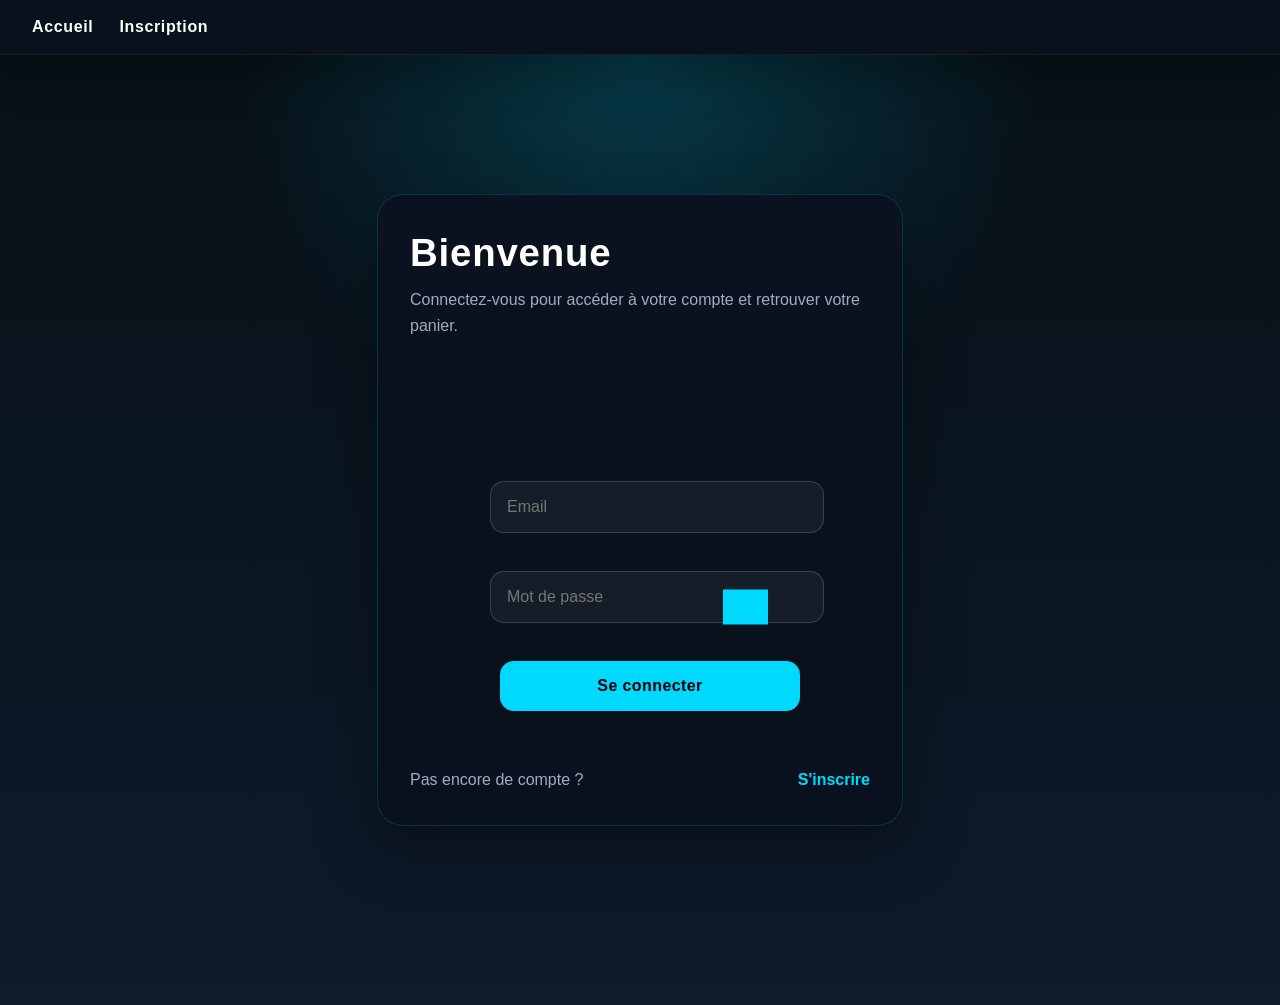
<file: content/connexion.html>
<!DOCTYPE html>
<html lang="fr">
<head>
    <meta charset="UTF-8">
    <title>Connexion</title>
    <link rel="stylesheet" href="../style/main.css">
</head>
<body>

<nav>
    <ul>
        <li><a href="../index.html">Accueil</a></li>
        <li><a href="inscription.html">Inscription</a></li>
    </ul>
</nav>

<section class="auth-page">
    <div class="auth-card fade-in">
        <h1>Bienvenue</h1>
        <p>Connectez-vous pour accéder à votre compte et retrouver votre panier.</p>

        <div id="auth-message" class="auth-message"></div>

        <form onsubmit="connexion(event)" class="form">
            <div class="auth-input-group">
                <input type="email" id="email" placeholder="Email" required>
            </div>
            <div class="auth-input-group">
                <input type="password" id="password" placeholder="Mot de passe" required>
                <button type="button" class="toggle-password" onclick="togglePassword('password')">Voir</button>
            </div>
            <button type="submit" class="btn">Se connecter</button>
        </form>

        <div class="auth-footer">
            <span>Pas encore de compte ?</span>
            <a href="inscription.html">S'inscrire</a>
        </div>
    </div>
</section>

<script src="../javascript/user.js"></script>

</body>
</html>
</file>
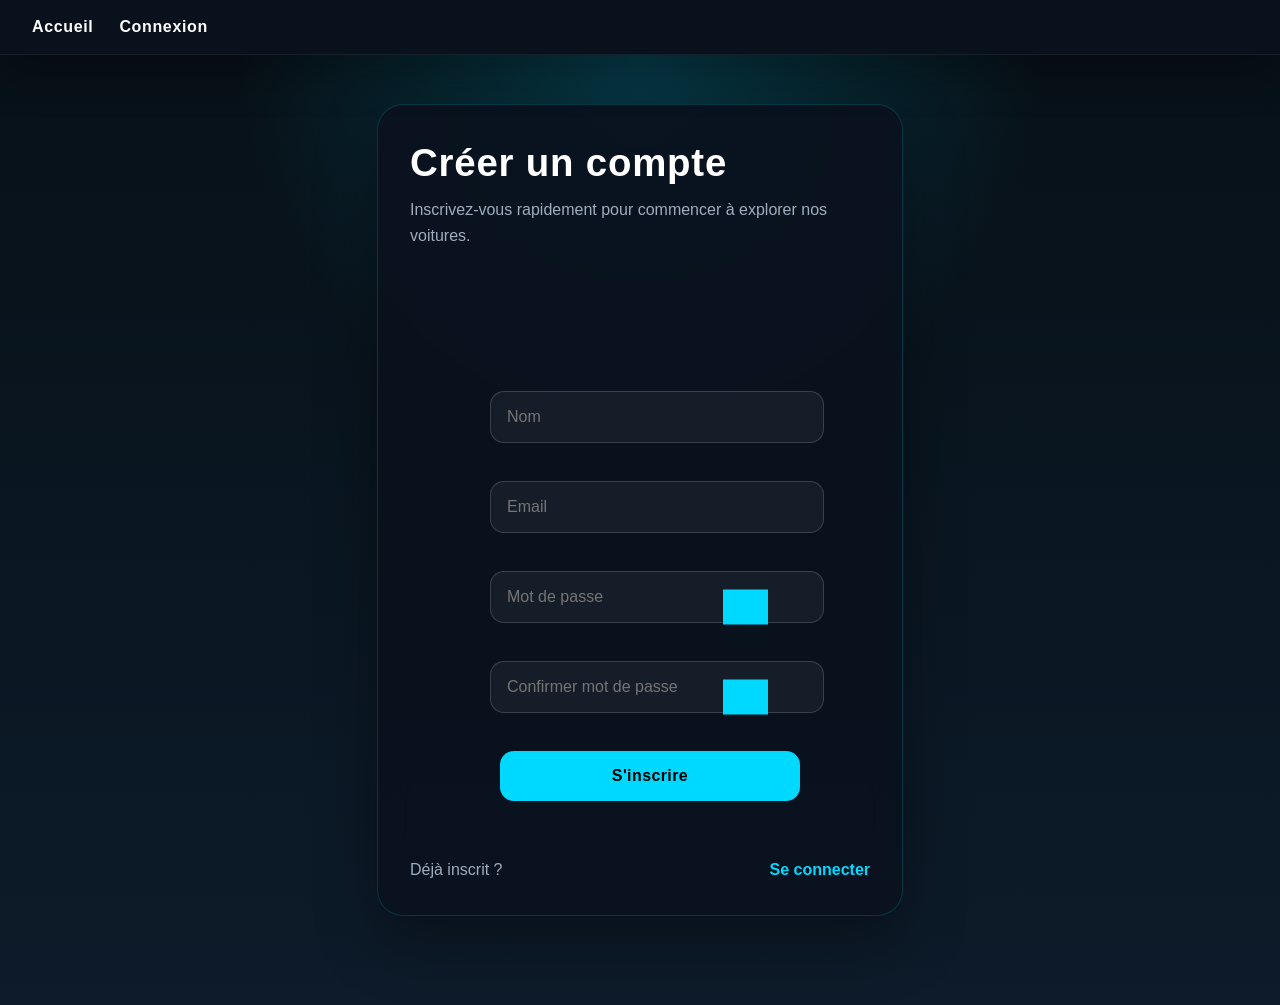
<file: content/inscription.html>
<!DOCTYPE html>
<html lang="fr">
<head>
    <meta charset="UTF-8">
    <title>Inscription</title>
    <link rel="stylesheet" href="../style/main.css">
</head>
<body>

<nav>
    <ul>
        <li><a href="../index.html">Accueil</a></li>
        <li><a href="connexion.html">Connexion</a></li>
    </ul>
</nav>

<section class="auth-page">
    <div class="auth-card fade-in">
        <h1>Créer un compte</h1>
        <p>Inscrivez-vous rapidement pour commencer à explorer nos voitures.</p>

        <div id="auth-message" class="auth-message"></div>

        <form onsubmit="validerInscription(event)" class="form">
            <div class="auth-input-group">
                <input type="text" id="nom" placeholder="Nom" required>
            </div>
            <div class="auth-input-group">
                <input type="email" id="email" placeholder="Email" required>
            </div>
            <div class="auth-input-group">
                <input type="password" id="password" placeholder="Mot de passe" required>
                <button type="button" class="toggle-password" onclick="togglePassword('password')">Voir</button>
            </div>
            <div class="auth-input-group">
                <input type="password" id="confirm" placeholder="Confirmer mot de passe" required>
                <button type="button" class="toggle-password" onclick="togglePassword('confirm')">Voir</button>
            </div>
            <button type="submit" class="btn">S'inscrire</button>
        </form>

        <div class="auth-footer">
            <span>Déjà inscrit ?</span>
            <a href="connexion.html">Se connecter</a>
        </div>
    </div>
</section>

<script src="../javascript/user.js"></script>

</body>
</html>
</file>
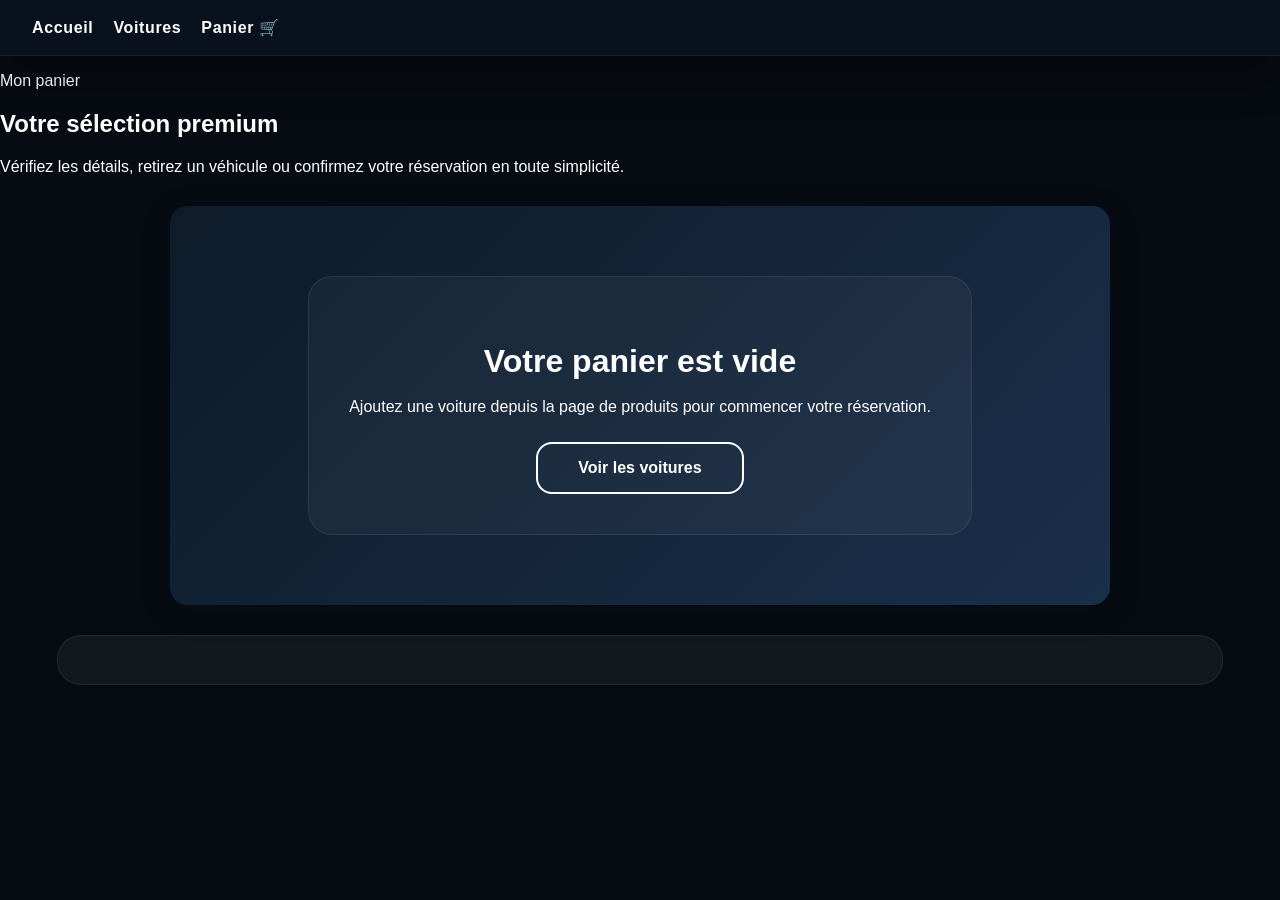
<file: content/panier.html>
<!DOCTYPE html>
<html lang="fr">
<head>
    <meta charset="UTF-8">
    <meta name="viewport" content="width=device-width, initial-scale=1.0">
    <title>Panier</title>
    <link rel="stylesheet" href="../style/main.css">
</head>
<body>

<nav>
    <ul class="nav-links">
        <li><a href="../index.html">Accueil</a></li>
        <li><a href="produits.html">Voitures</a></li>
        <li><a href="panier.html">Panier 🛒</a></li>
    </ul>
</nav>

<section class="page-header">
    <div>
        <p class="eyebrow">Mon panier</p>
        <h1>Votre sélection premium</h1>
        <p class="page-subtitle">Vérifiez les détails, retirez un véhicule ou confirmez votre réservation en toute simplicité.</p>
    </div>
</section>

<section id="panier-container" class="cart-list"></section>

<section class="cart-summary" id="actions-container"></section>

<div id="payment-modal" class="modal">
    <div class="modal-content">
        <h2>💳 Paiement sécurisé</h2>
        <input type="text" id="card-name" placeholder="Nom sur la carte">
        <input type="text" id="card-number" placeholder="Numéro de carte (factice)">
        <input type="text" id="card-date" placeholder="MM/AA">
        <input type="text" id="card-cvv" placeholder="CVV">
        <div class="modal-actions">
            <button onclick="confirmerPaiement()" class="btn btn-primary">Payer</button>
            <button onclick="fermerModal()" class="btn btn-secondary">Annuler</button>
        </div>
    </div>
</div>

<script src="../javascript/panier.js"></script>

</body>
</html>
</file>
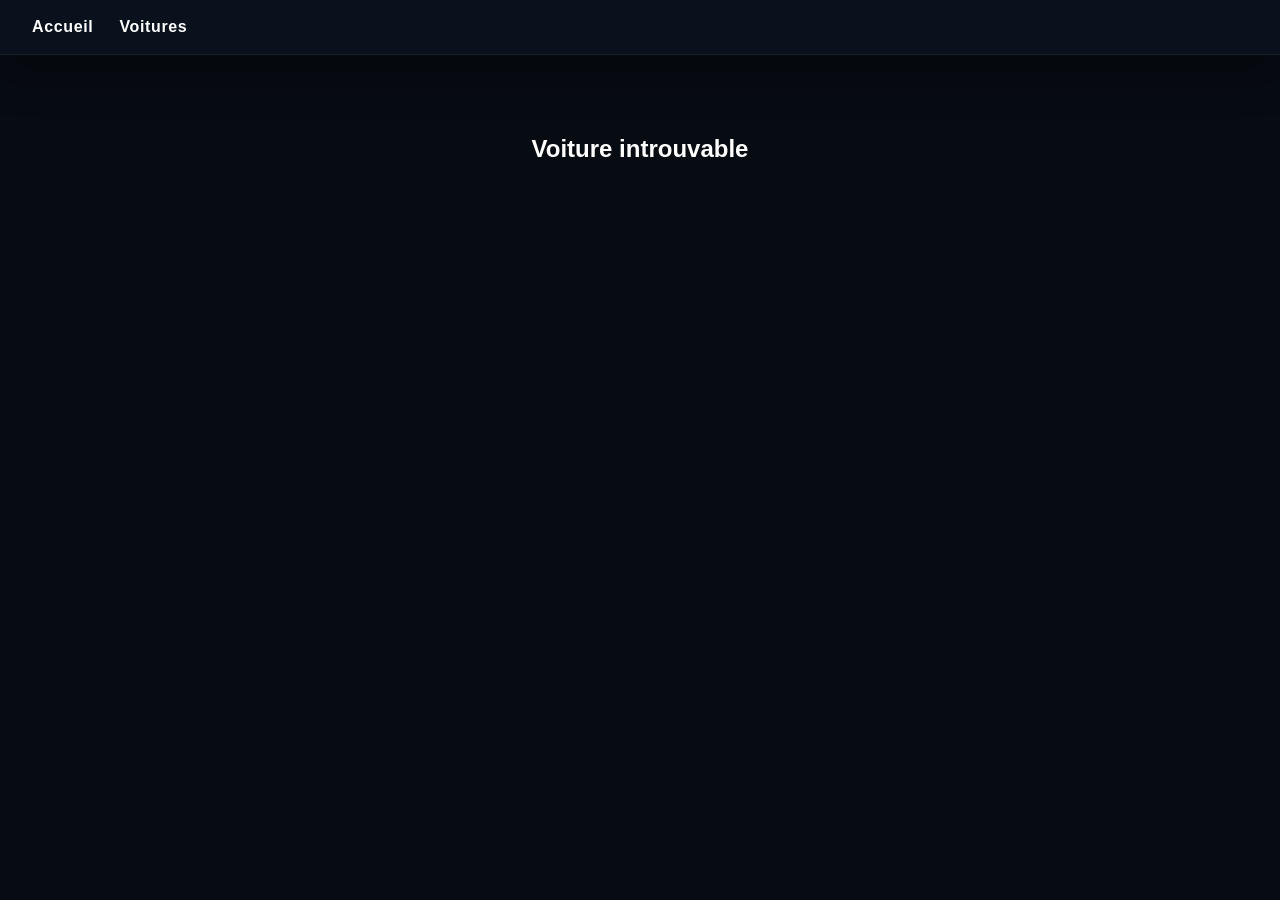
<file: content/voiture.html>
<!DOCTYPE html>
<html lang="fr">
<head>
<meta charset="UTF-8">
<title>Détails voiture</title>
<link rel="stylesheet" href="../style/main.css">
</head>

<body>

<nav>
<ul>
<li><a href="../index.html">Accueil</a></li>
<li><a href="produits.html">Voitures</a></li>
</ul>
</nav>

<div id="car-details"></div>

<script src="../javascript/produits.js"></script>
<script src="../javascript/voiture.js"></script>
</body>
</html>
</file>
<file: style/main.css>
.luxe-auto-logo .logo-img {
    height: 38px;
    margin-right: 12px;
    filter: drop-shadow(0 0 8px #00D9FF);
}
.luxe-auto-logo {
    display: flex;
    align-items: center;
    /* ...autres styles existants... */
}
.luxe-auto-logo .logo-img {
    height: 38px;
    margin-right: 12px;
    filter: drop-shadow(0 0 8px #00D9FF);
}
body {
    margin: 0;
    font-family: 'Segoe UI', sans-serif;
    background: #0d1b2a;
    color: white;
}

/* NAVBAR */
nav {
    background: none;
    padding: 15px 30px 15px 30px;
    display: flex;
    align-items: center;
    justify-content: space-between;
    position: sticky;
    top: 0;
    z-index: 100;
    transition: background 0.4s;
}

nav.scrolled-nav {
    background: none;
    transition: background 0.4s;
}

nav ul.nav-links {
    display: flex;
    justify-content: center;
    list-style: none;
    gap: 20px;
    margin: 0;
    padding: 0;
    transition: opacity 0.4s;
}
/* Logo Luxe Auto néon à droite */
.luxe-auto-logo {
    font-family: 'Segoe UI', Arial, sans-serif;
    font-size: 2rem;
    font-weight: bold;
    color: #00D9FF;
    text-shadow: 0 0 8px #00D9FF, 0 0 16px #00D9FF, 0 0 32px #00D9FF;
    letter-spacing: 2px;
    margin-left: 30px;
    transition: all 0.4s;
    cursor: pointer;
    position: relative;
    z-index: 200;
}

/* Effet sticky/fixed du logo lors du scroll */
.luxe-auto-logo.sticky {
    position: fixed;
    top: 20px;
    right: 40px;
    background: rgba(13,27,42,0.85);
    padding: 10px 28px;
    border-radius: 18px;
    box-shadow: 0 0 24px #00D9FF44;
    font-size: 2.2rem;
    pointer-events: none;
}

/* Masquer les liens de navigation lors du scroll (JS ajoute la classe .hide-nav) */
.hide-nav {
    opacity: 0;
    pointer-events: none;
    transition: opacity 0.4s;
}

nav ul li {
    margin: 0 20px;
}

nav ul li a {
    color: white;
    text-decoration: none;
    font-weight: bold;
    transition: 0.3s;
}

nav ul li a:hover {
    color: gold;
}

/* HERO */
.hero {
    height: 80vh;
    background: url('../images/bg.jpg') center/cover;
    display: flex;
    justify-content: center;
    align-items: center;
}

.hero h1 {
    font-size: 50px;
    background: rgba(0,0,0,0.6);
    padding: 20px;
}

/* PRODUITS */
#produits-container {
    display: grid;
    grid-template-columns: repeat(auto-fit, minmax(250px, 1fr));
    gap: 25px;
    padding: 40px;
}

/* CARD */
.card {
    background: #1a1a1a;
    border-radius: 10px;
    overflow: hidden;
    transition: 0.4s;
}

.card:hover {
    transform: translateY(-10px) scale(1.03);
}

.card img {
    width: 100%;
    transition: 0.4s;
}

.panier-item {
    display: flex;
    align-items: center;
    gap: 16px;
    padding: 16px;
}

.panier-item img {
    width: 100px;
    height: 70px;
    object-fit: cover;
    border-radius: 10px;
}

.panier-item-details {
    flex: 1;
}

.panier-item h3,
.panier-item p {
    margin: 0;
}

.card:hover img {
    transform: scale(1.1);
}

.card h3 {
    padding: 10px;
}

.card p {
    padding: 0 10px;
}

/* BUTTON */
button {
    background: #00D9FF;
    border: none;
    padding: 10px;
    margin: 10px;
    cursor: pointer;
    font-weight: bold;
    transition: 0.3s;
}

button:hover {
    background: #00A8CC;
}

/* PANIER */
#panier {
    padding: 20px;
}

#panier-container {
    background: linear-gradient(135deg, #0d1b2a 0%, #1a2f4a 100%);
    border-radius: 18px;
    padding: 30px 20px;
    margin: 30px auto;
    max-width: 900px;
    box-shadow: 0 8px 32px rgba(13,27,42,0.15);
}
.form {
    width: 300px;
    margin: 50px auto;
    display: flex;
    flex-direction: column;
}

.form input {
    margin: 10px 0;
    padding: 10px;
    border: none;
    outline: none;
}

.form button {
    background: #00D9FF;
    padding: 10px;
    border: none;
    cursor: pointer;
}
body {
    margin: 0;
    font-family: 'Segoe UI', Arial, sans-serif;
    background: #070b12;
    color: white;
}

/* NAV */
nav {
    background: rgba(10, 18, 30, 0.95);
    padding: 18px 32px;
    position: sticky;
    top: 0;
    z-index: 200;
    box-shadow: 0 20px 40px rgba(0, 0, 0, 0.25);
    backdrop-filter: blur(12px);
    border-bottom: 1px solid rgba(255, 255, 255, 0.06);
}

nav .nav-links,
nav ul {
    display: flex;
    justify-content: center;
    align-items: center;
    list-style: none;
    gap: 26px;
    margin: 0;
    padding: 0;
}

nav .nav-links li,
nav ul li {
    margin: 0;
}

nav a {
    color: #e6f7ff;
    text-decoration: none;
    font-weight: 600;
    letter-spacing: 0.04em;
    position: relative;
    transition: color 0.25s ease, transform 0.25s ease;
}

nav a:hover,
nav a:focus {
    color: #00d9ff;
    transform: translateY(-1px);
}

nav a::after {
    content: '';
    display: block;
    height: 2px;
    width: 0;
    background: #00d9ff;
    transition: width 0.25s ease;
    position: absolute;
    bottom: -8px;
    left: 0;
}

nav a:hover::after,
nav a:focus::after {
    width: 100%;
}

.nav-brand {
    position: absolute;
    left: 32px;
    top: 50%;
    transform: translateY(-50%);
    color: #00d9ff;
    font-size: 1.1rem;
    font-weight: 800;
    letter-spacing: 0.18em;
}

.nav-brand img {
    height: 40px;
    margin-right: 10px;
    vertical-align: middle;
    filter: drop-shadow(0 0 10px rgba(0, 217, 255, 0.6));
}

.cart-count {
    display: inline-flex;
    justify-content: center;
    align-items: center;
    min-width: 26px;
    height: 26px;
    border-radius: 999px;
    background: #00d9ff;
    color: #071018;
    font-size: 0.8rem;
    font-weight: 700;
    margin-left: 6px;
}

/* CART STYLES */
.cart-list {
    max-width: 1120px;
    margin: 0 auto;
    padding: 20px 24px;
    display: grid;
    gap: 20px;
}

.cart-card {
    display: grid;
    grid-template-columns: 140px 1fr 180px;
    gap: 20px;
    align-items: center;
    padding: 24px;
    background: rgba(255,255,255,0.04);
    border: 1px solid rgba(255,255,255,0.08);
    border-radius: 22px;
    box-shadow: 0 20px 45px rgba(0, 0, 0, 0.20);
}

.cart-card img {
    width: 100%;
    height: 120px;
    object-fit: cover;
    border-radius: 18px;
}

.cart-card-details {
    display: grid;
    gap: 8px;
}

.cart-card-details h3 {
    margin: 0;
    font-size: 1.2rem;
}

.cart-card-details p {
    margin: 0;
    color: #a9b8c9;
}

.cart-card-info {
    display: grid;
    gap: 10px;
}

.cart-card-info strong {
    display: block;
    color: #ffffff;
    font-size: 0.95rem;
}

.quantity-controls {
    display: inline-flex;
    align-items: center;
    gap: 10px;
    background: rgba(0, 0, 0, 0.22);
    padding: 8px 12px;
    border-radius: 14px;
}

.quantity-controls button {
    width: 34px;
    height: 34px;
    border-radius: 50%;
    border: 1px solid rgba(255,255,255,0.18);
    background: rgba(255,255,255,0.06);
    font-size: 1rem;
    color: white;
}

.quantity-controls span {
    min-width: 24px;
    text-align: center;
    font-weight: 700;
}

.cart-summary {
    max-width: 1120px;
    margin: 0 auto 40px;
    padding: 24px;
    background: rgba(255,255,255,0.05);
    border: 1px solid rgba(255,255,255,0.08);
    border-radius: 24px;
    display: flex;
    justify-content: space-between;
    align-items: center;
    flex-wrap: wrap;
    gap: 18px;
}

.cart-summary h2,
.cart-summary p {
    margin: 0;
}

.cart-summary .summary-actions {
    display: flex;
    gap: 14px;
    flex-wrap: wrap;
}

.drop-zone {
    max-width: 1120px;
    margin: 0 auto 40px;
    padding: 36px;
    border: 2px dashed rgba(255,255,255,0.22);
    border-radius: 24px;
    background: rgba(255,255,255,0.04);
    text-align: center;
    color: #c5d2e0;
    font-size: 1rem;
}

.drop-zone:hover {
    border-color: #00d9ff;
    background: rgba(0, 217, 255, 0.08);
}

.empty-state {
    max-width: 720px;
    margin: 40px auto;
    padding: 40px;
    text-align: center;
    background: rgba(255,255,255,0.04);
    border: 1px solid rgba(255,255,255,0.08);
    border-radius: 24px;
}

.empty-state h2 {
    margin-bottom: 18px;
    font-size: 2rem;
}

.modal {
    display: none;
    position: fixed;
    inset: 0;
    background: rgba(0,0,0,0.82);
    justify-content: center;
    align-items: center;
    padding: 20px;
}

.modal-content {
    background: #0f1824;
    padding: 28px;
    border-radius: 24px;
    width: min(100%, 420px);
    display: flex;
    flex-direction: column;
    gap: 14px;
    border: 1px solid rgba(0, 217, 255, 0.18);
}

.modal-content input {
    width: 100%;
    border: 1px solid rgba(255,255,255,0.12);
    border-radius: 14px;
    padding: 14px 16px;
    background: rgba(255,255,255,0.05);
    color: white;
}

.modal-actions {
    display: flex;
    gap: 12px;
    flex-wrap: wrap;
}

.btn-secondary {
    background: transparent;
    color: white;
    padding: 12px 22px;
    font-size: 0.95rem;
    font-weight: 700;
    border: 2px solid rgba(255,255,255,0.18);
    border-radius: 16px;
}

.btn-secondary:hover {
    border-color: #00d9ff;
    color: #00d9ff;
    background: rgba(0, 217, 255, 0.08);
}

/* HERO */
.hero {
    position: relative;
    height: 90vh;
    display: flex;
    justify-content: center;
    align-items: center;
    overflow: hidden;
    background: black;
}

.hero-video {
    position: absolute;
    top: 50%;
    left: 50%;
    width: auto;
    min-width: 100%;
    min-height: 100%;
    height: auto;
    transform: translate(-50%, -50%);
    object-fit: cover;
    z-index: 1;
}

.hero-overlay {
    position: absolute;
    inset: 0;
    background: rgba(0, 0, 0, 0.45);
    z-index: 2;
}

.hero-content {
    position: relative;
    z-index: 3;
    text-align: center;
    background: rgba(0,0,0,0.6);
    padding: 40px;
    border-radius: 15px;
    color: white;
}

/* BUTTON */
.btn {
    display: inline-block;
    padding: 12px 25px;
    background: #00D9FF;
    color: black;
    font-weight: bold;
    text-decoration: none;
    margin-top: 10px;
    transition: 0.4s;
}

.btn:hover {
    transform: scale(1.1);
    background: #00A8CC;
}

/* BRANDS */
.brands {
    text-align: center;
    padding: 50px;
}

/* STATISTIQUES */
.stats-section {
    background: linear-gradient(135deg, #0d1b2a 0%, #1a2f4a 100%);
    padding: 60px 40px;
    border-bottom: 1px solid rgba(0, 217, 255, 0.2);
}

.stats-container {
    max-width: 1200px;
    margin: 0 auto;
    display: grid;
    grid-template-columns: repeat(auto-fit, minmax(200px, 1fr));
    gap: 50px;
    text-align: center;
}

.stat-item {
    display: flex;
    flex-direction: column;
    align-items: center;
    justify-content: center;
    padding: 30px 20px;
    border-left: 3px solid #00D9FF;
    padding-left: 30px;
}

.stat-number {
    font-size: 48px;
    font-weight: bold;
    color: #00D9FF;
    margin-bottom: 10px;
    letter-spacing: 1px;
}

.stat-label {
    font-size: 16px;
    color: #a0adc0;
    text-transform: uppercase;
    letter-spacing: 2px;
    font-weight: 500;
}

.stat-item:hover .stat-number {
    transform: scale(1.1);
    transition: 0.3s;
}

.brand-list {
    display: flex;
    justify-content: center;
    gap: 20px;
    flex-wrap: wrap;
}

.brand {
    background: #1a1a1a;
    padding: 20px;
    width: 120px;
    border-radius: 10px;
    transition: 0.4s;
}

/* HOVER ANIMATION */
.brand:hover {
    transform: translateY(-10px) scale(1.05);
    background: #00D9FF;
    color: black;
}

/* 🔥 ANIMATIONS */
.fade-in {
    animation: fadeIn 1.5s ease-in;
}

.slide-up {
    animation: slideUp 1.5s ease-in;
}

.zoom-in {
    animation: zoomIn 2s ease-in;
}

.card-anim {
    animation: float 3s infinite ease-in-out;
}

/* KEYFRAMES */
@keyframes fadeIn {
    from {opacity: 0;}
    to {opacity: 1;}
}

@keyframes slideUp {
    from {transform: translateY(30px); opacity: 0;}
    to {transform: translateY(0); opacity: 1;}
}

@keyframes zoomIn {
    from {transform: scale(0.5); opacity: 0;}
    to {transform: scale(1); opacity: 1;}
}

/* AUTHENTIFICATION */
.auth-page {
    min-height: calc(100vh - 70px);
    display: flex;
    justify-content: center;
    align-items: center;
    padding: 40px 20px 80px;
    background: radial-gradient(circle at top, rgba(0, 217, 255, 0.2), transparent 35%),
                linear-gradient(180deg, #071118 0%, #0d1b2a 100%);
}

.auth-card {
    width: min(100%, 460px);
    background: rgba(10, 18, 30, 0.92);
    border: 1px solid rgba(0, 217, 255, 0.18);
    border-radius: 26px;
    padding: 36px 32px;
    box-shadow: 0 24px 60px rgba(0, 0, 0, 0.35);
    backdrop-filter: blur(16px);
}

.auth-card h1 {
    margin: 0 0 12px;
    font-size: 2.4rem;
    letter-spacing: 0.8px;
}

.auth-card p {
    margin: 0 0 28px;
    color: #a0adc0;
    line-height: 1.6;
}

.auth-input-group {
    position: relative;
    margin-bottom: 18px;
}

.auth-input-group input {
    width: 100%;
    padding: 16px 16px 16px 16px;
    border: 1px solid rgba(255, 255, 255, 0.16);
    border-radius: 14px;
    background: rgba(255, 255, 255, 0.05);
    color: white;
    font-size: 1rem;
    transition: border 0.25s ease, background 0.25s ease;
}

.auth-input-group input:focus {
    outline: none;
    border-color: #00d9ff;
    background: rgba(255, 255, 255, 0.12);
}

.toggle-password {
    position: absolute;
    right: 12px;
    top: 50%;
    transform: translateY(-50%);
    border: none;
    background: transparent;
    color: #00d9ff;
    font-weight: bold;
    cursor: pointer;
    padding: 6px 8px;
}

.auth-message {
    min-height: 30px;
    margin-bottom: 18px;
    padding: 12px 14px;
    border-radius: 14px;
    font-weight: 600;
    opacity: 0.98;
    transition: transform 0.25s ease, opacity 0.25s ease;
}

.auth-message.info {
    background: rgba(0, 217, 255, 0.12);
    color: #d7f5ff;
    border: 1px solid rgba(0, 217, 255, 0.25);
}

.auth-message.success {
    background: rgba(36, 197, 197, 0.16);
    color: #c5ffe0;
    border: 1px solid rgba(36, 197, 197, 0.25);
}

.auth-message.error {
    background: rgba(255, 91, 98, 0.15);
    color: #ffd6d9;
    border: 1px solid rgba(255, 91, 98, 0.28);
}

.auth-footer {
    margin-top: 24px;
    color: #a0adc0;
    display: flex;
    justify-content: space-between;
    align-items: center;
    gap: 10px;
    flex-wrap: wrap;
}

.auth-footer a {
    color: #00d9ff;
    text-decoration: none;
    font-weight: 700;
}

.auth-footer a:hover {
    text-decoration: underline;
}

.form .btn {
    width: 100%;
    padding: 16px;
    border-radius: 14px;
    font-size: 1rem;
    letter-spacing: 0.4px;
}

#car-details {
    max-width: 1000px;
    margin: 40px auto;
    padding: 20px;
    text-align: center;
}

#car-details .car-detail-card {
    display: flex;
    flex-direction: column;
    align-items: center;
    gap: 24px;
}

#car-details img {
    max-width: 100%;
    width: 500px;
    border-radius: 16px;
    box-shadow: 0 15px 40px rgba(0,0,0,0.12);
}

#car-details .car-detail-specs {
    display: grid;
    width: 100%;
    grid-template-columns: repeat(auto-fit, minmax(180px, 1fr));
    gap: 16px;
}

#car-details .spec {
    background: #f4f4f4;
    color: #111;
    border-radius: 14px;
    padding: 18px;
    text-align: left;
    box-shadow: 0 10px 20px rgba(0,0,0,0.06);
}

#car-details h1 {
    margin: 0;
}

@keyframes float {
    0% {transform: translateY(0);}
    50% {transform: translateY(-10px);}
    100% {transform: translateY(0);}
}
.card img {
    width: 100%;
    height: 180px;
    object-fit: cover;
}
.card.panier-item img {
    width: 80px;
    height: 60px;
    object-fit: cover;
}
.hero {
    height: 90vh;
    background: black;
    position: relative;
    overflow: hidden;
    display: flex;
    justify-content: center;
    align-items: center;
}

/* TEXTE AU-DESSUS */
.hero-content {
    position: relative;
    z-index: 2;
    text-align: center;
    background: rgba(0,0,0,0.5);
    padding: 40px;
    border-radius: 15px;
}

/* 🚗 VOITURE ANIMÉE */
.car-bg {
    position: absolute;
    width: 300px;
    height: 150px;
    background: url('../images/audi-rs6.jpg') center/cover;
    top: 50%;
    left: -300px;
    transform: translateY(-50%);
    opacity: 0.4;
    z-index: 1;
    animation: drive 6s linear infinite;
    filter: blur(1px);
}

/* ANIMATION MOUVEMENT */
@keyframes drive {
    0% {
        left: -300px;
        transform: translateY(-50%) rotate(0deg);
    }
    50% {
        transform: translateY(-45%) rotate(2deg);
    }
    100% {
        left: 110%;
        transform: translateY(-50%) rotate(0deg);
    }
}
.hero {
    height: 100vh;
    background: radial-gradient(circle, #111, #000);
    overflow: hidden;
    position: relative;
    display: flex;
    justify-content: center;
    align-items: center;
}

/* ROUTE */
.road {
    position: absolute;
    bottom: 0;
    width: 200%;
    height: 200px;
    background: linear-gradient(90deg, #111 50%, #222 50%);
    background-size: 80px 80px;
    animation: roadMove 2s linear infinite;
    opacity: 0.5;
}

@keyframes roadMove {
    from { transform: translateX(0); }
    to { transform: translateX(-80px); }
}
.cars {
    position: absolute;
    width: 100%;
    height: 100%;
}

/* STYLE GÉNÉRAL VOITURE */
.car {
    position: absolute;
    width: 220px;
    height: 120px;
    background-size: cover;
    background-position: center;
    top: 60%;
    filter: drop-shadow(0 10px 20px rgba(0,0,0,0.7));
}

/* CAR 1 */
.car1 {
    background: url('../images/audi-rs6.jpg');
    left: -250px;
    animation: move1 6s linear infinite;
}

/* CAR 2 */
.car2 {
    background: url('../images/bmw-m3.jpg');
    left: -250px;
    top: 65%;
    animation: move2 7s linear infinite;
}

/* CAR 3 */
.car3 {
    background: url('../images/golf8.jpg');
    left: -250px;
    top: 70%;
    animation: move3 8s linear infinite;
}
@keyframes move1 {
    0% { left: -300px; transform: scale(1); }
    100% { left: 110%; transform: scale(1.1); }
}

@keyframes move2 {
    0% { left: -400px; opacity: 0.7; }
    100% { left: 110%; opacity: 1; }
}

@keyframes move3 {
    0% { left: -500px; transform: rotate(0deg); }
    100% { left: 110%; transform: rotate(2deg); }
}
.hero-content {
    position: relative;
    z-index: 10;
    text-align: center;
    padding: 40px;
    background: rgba(255,255,255,0.05);
    border: 1px solid rgba(255,255,255,0.1);
    backdrop-filter: blur(10px);
    border-radius: 20px;
    box-shadow: 0 0 40px rgba(255,215,0,0.1);
}

.hero h1 {
    font-size: 70px;
    letter-spacing: 5px;
    color: #00D9FF;
}
.btn-buy {
    background: #00D9FF;
    color: black;
    padding: 15px 20px;
    border: none;
    font-size: 18px;
    cursor: pointer;
    margin-top: 20px;
    transition: 0.3s;
}

.btn-buy:hover {
    background: #00A8CC;
    transform: scale(1.05);
}

#actions-container {
    padding-right: 20px;
    margin-top: 30px;
    display: flex;
    flex-direction: column;
    align-items: flex-end;
}

#actions-container h2 {
    margin: 0 0 15px 0;
}

.actions-buttons {
    display: flex;
    gap: 15px;
    flex-direction: column;
}
.modal {
    display: none;
    position: fixed;
    top:0;
    left:0;
    width:100%;
    height:100%;
    background: rgba(0,0,0,0.8);
    justify-content: center;
    align-items: center;
}

.modal-content {
    background: #1a1a1a;
    padding: 30px;
    border-radius: 10px;
    width: 300px;
    display: flex;
    flex-direction: column;
    gap: 10px;
}

.modal-content input {
    padding: 10px;
    border: none;
    outline: none;
}

/* SHOWCASE */
.showcase {
    position: relative;
    height: 600px;
    display: flex;
    align-items: center;
    justify-content: flex-start;
    padding: 60px 40px;
    overflow: hidden;
}

.showcase::before {
    content: '';
    position: absolute;
    top: 0;
    left: 0;
    right: 0;
    bottom: 0;
    background-image: url('https://i.pinimg.com/736x/bf/27/4f/bf274f1712e31e5a8ac6eff7f8689cc0.jpg');
    background-size: cover;
    background-position: center;
    background-repeat: no-repeat;
    image-rendering: crisp-edges;
    
    z-index: 0;
}

.showcase::after {
    content: '';
    position: absolute;
    top: 0;
    left: 0;
    width: 60%;
    height: 100%;
    background: linear-gradient(90deg, rgba(0,0,0,0.8) 0%, rgba(0,0,0,0.5) 40%, transparent 100%);
    z-index: 1;
}

.showcase-content {
    position: relative;
    z-index: 2;
    flex: 0 0 50%;
    padding: 20px;
}

.showcase-image {
    display: none;
}

.showcase-label {
    font-size: 18px;
    letter-spacing: 3px;
    color: #00D9FF;
    margin: 0 0 10px 0;
    font-weight: bold;
}

.showcase-title {
    font-size: 80px;
    font-weight: bold;
    color: white;
    margin: 0 0 10px 0;
    letter-spacing: 2px;
}

.showcase-subtitle {
    font-size: 24px;
    color: #ccc;
    margin: 0 0 30px 0;
}

.showcase-buttons {
    display: flex;
    gap: 15px;
}

.btn-primary {
    background: #00D9FF;
    color: black;
    padding: 15px 40px;
    font-size: 16px;
    font-weight: bold;
    border: none;
    cursor: pointer;
    transition: 0.3s;
}

.btn-primary:hover {
    background: #00A8CC;
    transform: scale(1.05);
}

.btn-secondary {
    background: transparent;
    color: white;
    padding: 15px 40px;
    font-size: 16px;
    font-weight: bold;
    border: 2px solid white;
    cursor: pointer;
    transition: 0.3s;
}

.btn-secondary:hover {
    border-color: #00D9FF;
    color: #00D9FF;
    background: rgba(255, 215, 0, 0.1);
}

.showcase-image {
    position: absolute;
    right: -100px;
    top: 50%;
    transform: translateY(-50%);
    z-index: 1;
    width: 70%;
    height: 110%;
    display: flex;
    justify-content: center;
    align-items: center;
}

.showcase-image img {
    max-width: 100%;
    height: 100%;
    object-fit: contain;
}

@media (max-width: 768px) {
    nav ul {
        flex-direction: column;
        text-align: center;
    }

    #produits-container {
        grid-template-columns: 1fr;
    }

    .hero h1 {
        font-size: 30px;
    }

    .stats-container {
        grid-template-columns: 1fr;
        gap: 30px;
    }

    .stat-number {
        font-size: 36px;
    }

    .stat-label {
        font-size: 14px;
    }

    .showcase {
        flex-direction: column;
        padding: 40px 20px;
        height: auto;
    }

    .showcase-content {
        max-width: 100%;
        flex: 1;
    }

    .showcase-title {
        font-size: 50px;
    }

    .showcase-buttons {
        flex-direction: column;
    }

    .showcase-image {
        position: relative;
        right: auto;
        transform: none;
        width: 100%;
        height: 300px;
    }
}

/* BENEFITS SECTION */
.benefits-section {
    background: linear-gradient(135deg, #0d1b2a 0%, #1a2a3a 100%);
    padding: 80px 40px;
    text-align: center;
}

.benefits-section h2 {
    font-size: 48px;
    font-weight: bold;
    color: white;
    margin-bottom: 60px;
    letter-spacing: 2px;
}

.benefits-container {
    display: grid;
    grid-template-columns: repeat(4, 1fr);
    gap: 40px;
    max-width: 1400px;
    margin: 0 auto;
}

.benefit-item {
    background: rgba(0, 217, 255, 0.05);
    border: 1px solid rgba(0, 217, 255, 0.2);
    padding: 40px 20px;
    border-radius: 12px;
    transition: all 0.3s ease;
}

.benefit-item:hover {
    background: rgba(0, 217, 255, 0.1);
    border-color: rgba(0, 217, 255, 0.5);
    transform: translateY(-5px);
    box-shadow: 0 10px 30px rgba(0, 217, 255, 0.2);
}

.benefit-icon {
    font-size: 48px;
    color: #00D9FF;
    margin-bottom: 20px;
}

.benefit-item h3 {
    font-size: 20px;
    font-weight: bold;
    color: white;
    margin-bottom: 15px;
}

.benefit-item p {
    font-size: 14px;
    color: #aaa;
    line-height: 1.6;
}

@media (max-width: 1024px) {
    .benefits-container {
        grid-template-columns: repeat(2, 1fr);
        gap: 30px;
    }
}

@media (max-width: 768px) {
    .benefits-section {
        padding: 60px 20px;
    }

    .benefits-section h2 {
        font-size: 36px;
        margin-bottom: 40px;
    }

    .benefits-container {
        grid-template-columns: 1fr;
        gap: 20px;
    }

    .benefit-item {
        padding: 30px 15px;
    }
}

/* FOOTER CONTACT */
.contact-footer {
    background: #333333;
    padding: 30px 20px;
    margin-top: 60px;
    border-top: 1px solid #222222;
}

.contact-container {
    max-width: 1200px;
    margin: 0 auto;
    display: grid;
    grid-template-columns: repeat(auto-fit, minmax(150px, 1fr));
    gap: 25px;
}

.contact-item {
    display: flex;
    flex-direction: column;
    align-items: center;
    text-align: center;
}

.contact-emoji {
    font-size: 28px;
    margin-bottom: 8px;
}

.contact-link {
    font-size: 14px;
    color: #cccccc;
    text-decoration: none;
    transition: 0.3s;
    border-bottom: 1px solid transparent;
}

.contact-link:hover {
    color: #00D9FF;
    border-bottom: 1px solid #00D9FF;
}

@media (max-width: 768px) {
    .contact-footer {
        padding: 20px 15px;
    }

    .contact-container {
        grid-template-columns: repeat(2, 1fr);
        gap: 15px;
    }

    .contact-emoji {
        font-size: 24px;
        margin-bottom: 5px;
    }

    .contact-link {
        font-size: 12px;
    }
}

/* PAGE PRODUITS HEADER */
.page-header-premium {
    background: linear-gradient(135deg, #0d1b2a 0%, #1a2a3a 100%);
    padding: 100px 40px;
    text-align: center;
    position: relative;
    overflow: hidden;
}

.page-header-premium::before {
    content: '';
    position: absolute;
    top: 0;
    left: 0;
    right: 0;
    bottom: 0;
    background-image: 
        radial-gradient(circle at 20% 50%, rgba(0, 217, 255, 0.1) 0%, transparent 50%),
        radial-gradient(circle at 80% 80%, rgba(0, 217, 255, 0.05) 0%, transparent 50%);
    z-index: 0;
}

.page-header-premium .header-content {
    position: relative;
    z-index: 1;
}

.page-header-premium h1 {
    font-size: 56px;
    font-weight: bold;
    color: white;
    margin: 15px 0;
    letter-spacing: 2px;
}

.page-header-premium .eyebrow {
    font-size: 16px;
    letter-spacing: 3px;
    color: #00D9FF;
    text-transform: uppercase;
    margin-bottom: 10px;
    font-weight: bold;
}

.page-header-premium .page-subtitle {
    font-size: 18px;
    color: #ccc;
    max-width: 800px;
    margin: 20px auto 0;
    line-height: 1.6;
}

/* FILTERS SECTION */
.filters-section {
    background: #0d1b2a;
    padding: 40px;
    border-bottom: 1px solid rgba(0, 217, 255, 0.1);
    position: sticky;
    top: 70px;
    z-index: 50;
}

.filters-container {
    max-width: 1400px;
    margin: 0 auto;
    display: grid;
    grid-template-columns: 2fr 1fr;
    gap: 40px;
    align-items: center;
}

.filter-group h3,
.search-group h3 {
    font-size: 14px;
    letter-spacing: 2px;
    color: #00D9FF;
    text-transform: uppercase;
    margin: 0 0 15px 0;
    font-weight: bold;
}

.filter-buttons {
    display: flex;
    gap: 12px;
    flex-wrap: wrap;
}

.filter-btn {
    background: rgba(0, 217, 255, 0.1);
    color: #ccc;
    border: 1px solid rgba(0, 217, 255, 0.2);
    padding: 10px 20px;
    border-radius: 6px;
    cursor: pointer;
    transition: all 0.3s ease;
    font-size: 14px;
    font-weight: 500;
}

.filter-btn:hover,
.filter-btn.active {
    background: #00D9FF;
    color: #000;
    border-color: #00D9FF;
}

.search-input {
    width: 100%;
    background: rgba(0, 217, 255, 0.05);
    border: 1px solid rgba(0, 217, 255, 0.2);
    color: white;
    padding: 12px 15px;
    border-radius: 6px;
    font-size: 14px;
    transition: all 0.3s ease;
}

.search-input:focus {
    outline: none;
    background: rgba(0, 217, 255, 0.1);
    border-color: rgba(0, 217, 255, 0.5);
    box-shadow: 0 0 20px rgba(0, 217, 255, 0.2);
}

.search-input::placeholder {
    color: #666;
}

/* PRODUCTS GRID */
.products-grid {
    max-width: 1400px;
    margin: 60px auto;
    padding: 0 40px;
    display: grid;
    grid-template-columns: repeat(auto-fill, minmax(280px, 1fr));
    gap: 30px;
}

.product-card {
    background: rgba(0, 217, 255, 0.03);
    border: 1px solid rgba(0, 217, 255, 0.1);
    border-radius: 12px;
    overflow: hidden;
    transition: all 0.4s ease;
    cursor: grab;
    display: flex;
    flex-direction: column;
}

.product-card:hover {
    transform: translateY(-8px);
    border-color: rgba(0, 217, 255, 0.5);
    box-shadow: 0 20px 40px rgba(0, 217, 255, 0.15);
}

.product-card:active {
    cursor: grabbing;
}

.product-image {
    width: 100%;
    height: 200px;
    background: linear-gradient(135deg, #1a2a3a 0%, #0d1b2a 100%);
    display: flex;
    align-items: center;
    justify-content: center;
    font-size: 14px;
    color: #666;
    overflow: hidden;
}

.product-image img {
    width: 100%;
    height: 100%;
    object-fit: cover;
}

.product-info {
    padding: 20px;
    flex-grow: 1;
    display: flex;
    flex-direction: column;
}

.product-brand {
    font-size: 12px;
    letter-spacing: 2px;
    color: #00D9FF;
    text-transform: uppercase;
    font-weight: bold;
    margin-bottom: 8px;
}

.product-name {
    font-size: 20px;
    font-weight: bold;
    color: white;
    margin-bottom: 8px;
}

.product-specs {
    font-size: 13px;
    color: #999;
    margin-bottom: 15px;
    flex-grow: 1;
}

.product-price {
    font-size: 24px;
    font-weight: bold;
    color: #00D9FF;
    margin-bottom: 15px;
}

.product-actions {
    display: flex;
    gap: 10px;
}

.product-actions button {
    flex: 1;
    padding: 10px;
    border: none;
    border-radius: 6px;
    cursor: pointer;
    font-size: 14px;
    font-weight: 600;
    transition: all 0.3s ease;
}

.btn-view {
    background: rgba(0, 217, 255, 0.2);
    color: #00D9FF;
    border: 1px solid rgba(0, 217, 255, 0.3);
}

.btn-view:hover {
    background: rgba(0, 217, 255, 0.3);
    border-color: #00D9FF;
}

/* DRAG SECTION */
.drag-section {
    background: linear-gradient(135deg, #00D9FF20 0%, #00D9FF10 100%);
    border-top: 2px solid rgba(0, 217, 255, 0.3);
    border-bottom: 2px solid rgba(0, 217, 255, 0.3);
    padding: 60px 40px;
    margin-top: 80px;
}

.drag-content {
    max-width: 1400px;
    margin: 0 auto;
    text-align: center;
}

.drag-content h2 {
    font-size: 36px;
    color: white;
    margin: 0 0 10px 0;
    font-weight: bold;
}

.drag-content p {
    font-size: 16px;
    color: #ccc;
    margin-bottom: 30px;
}

.drop-zone {
    background: rgba(0, 217, 255, 0.05);
    border: 2px dashed rgba(0, 217, 255, 0.4);
    border-radius: 12px;
    padding: 60px 40px;
    text-align: center;
    transition: all 0.3s ease;
    cursor: pointer;
    display: flex;
    flex-direction: column;
    align-items: center;
    justify-content: center;
    gap: 15px;
}

.drop-zone:hover {
    background: rgba(0, 217, 255, 0.1);
    border-color: #00D9FF;
}

.drop-zone i {
    font-size: 32px;
    color: #00D9FF;
    animation: bounce 2s infinite;
}

@keyframes bounce {
    0%, 100% { transform: translateY(0); }
    50% { transform: translateY(-10px); }
}

.drop-zone span {
    color: #ccc;
    font-size: 16px;
}

/* RESPONSIVE */
@media (max-width: 1024px) {
    .page-header-premium {
        padding: 60px 30px;
    }

    .page-header-premium h1 {
        font-size: 42px;
    }

    .filters-container {
        grid-template-columns: 1fr;
        gap: 20px;
    }

    .products-grid {
        grid-template-columns: repeat(auto-fill, minmax(250px, 1fr));
        gap: 20px;
        padding: 0 20px;
    }
}

@media (max-width: 768px) {
    .page-header-premium {
        padding: 40px 20px;
    }

    .page-header-premium h1 {
        font-size: 32px;
    }

    .page-header-premium .page-subtitle {
        font-size: 16px;
    }

    .filters-section {
        padding: 20px;
    }

    .filter-buttons {
        gap: 8px;
    }

    .filter-btn {
        padding: 8px 15px;
        font-size: 13px;
    }

    .products-grid {
        grid-template-columns: repeat(auto-fill, minmax(200px, 1fr));
        gap: 15px;
        padding: 0 15px;
    }

    .product-name {
        font-size: 18px;
    }

    .drag-section {
        padding: 40px 20px;
    }

    .drop-zone {
        padding: 40px 20px;
    }
}

/* ==================== PAGE DETAIL VOITURE ==================== */

.detail-page {
    max-width: 1300px;
    margin: 0 auto;
    padding: 40px 20px;
}

.detail-card {
    display: grid;
    grid-template-columns: 1fr 1fr;
    gap: 50px;
    align-items: flex-start;
    background: linear-gradient(135deg, rgba(13, 27, 42, 0.5) 0%, rgba(26, 47, 74, 0.3) 100%);
    border: 1px solid rgba(0, 217, 255, 0.15);
    border-radius: 20px;
    padding: 40px;
    box-shadow: 0 20px 60px rgba(0, 0, 0, 0.3);
}

.detail-image-card {
    display: flex;
    align-items: center;
    justify-content: center;
    background: linear-gradient(135deg, #1a2a3a 0%, #0d1b2a 100%);
    border-radius: 16px;
    overflow: hidden;
    padding: 20px;
    border: 1px solid rgba(0, 217, 255, 0.1);
}

.detail-image-card img {
    width: 100%;
    height: auto;
    max-height: 500px;
    object-fit: contain;
    filter: drop-shadow(0 10px 30px rgba(0, 217, 255, 0.2));
}

.detail-info-card {
    display: flex;
    flex-direction: column;
    gap: 20px;
}

.detail-badge {
    display: inline-block;
    background: #00D9FF;
    color: #000;
    padding: 8px 16px;
    border-radius: 20px;
    font-weight: bold;
    font-size: 14px;
    letter-spacing: 1px;
    width: fit-content;
    text-transform: uppercase;
    box-shadow: 0 5px 15px rgba(0, 217, 255, 0.3);
}

.detail-info-card h1 {
    font-size: 42px;
    font-weight: bold;
    color: white;
    margin: 10px 0;
    letter-spacing: 1px;
}

.detail-info-card > p {
    color: #aaa;
    line-height: 1.8;
    font-size: 16px;
    margin: 10px 0;
}

/* ==================== SPECIFICATIONS GRID ==================== */

.detail-features {
    display: grid;
    grid-template-columns: repeat(auto-fit, minmax(140px, 1fr));
    gap: 16px;
    margin: 30px 0;
}

.feature-box {
    background: rgba(0, 217, 255, 0.08);
    border: 2px solid rgba(0, 217, 255, 0.2);
    border-radius: 14px;
    padding: 20px 16px;
    display: flex;
    flex-direction: column;
    gap: 12px;
    align-items: center;
    text-align: center;
    transition: all 0.3s ease;
    cursor: default;
    position: relative;
    overflow: hidden;
}

.feature-box::before {
    content: '';
    position: absolute;
    top: 0;
    left: -100%;
    width: 100%;
    height: 100%;
    background: linear-gradient(90deg, transparent, rgba(0, 217, 255, 0.2), transparent);
    transition: left 0.5s ease;
}

.feature-box:hover {
    background: rgba(0, 217, 255, 0.15);
    border-color: rgba(0, 217, 255, 0.4);
    transform: translateY(-4px);
    box-shadow: 0 8px 24px rgba(0, 217, 255, 0.2);
}

.feature-box:hover::before {
    left: 100%;
}

.feature-icon {
    font-size: 32px;
    filter: drop-shadow(0 2px 4px rgba(0, 217, 255, 0.2));
}

.feature-content {
    display: flex;
    flex-direction: column;
    gap: 4px;
    width: 100%;
}

.feature-label {
    font-size: 12px;
    letter-spacing: 1px;
    text-transform: uppercase;
    color: #00D9FF;
    font-weight: bold;
}

.feature-value {
    font-size: 16px;
    font-weight: 700;
    color: white;
    margin: 0;
}

/* Feature Box Colors */
.price-box {
    border-color: rgba(0, 217, 255, 0.3);
}

.price-box:hover {
    background: rgba(0, 217, 255, 0.15);
}

.engine-box {
    border-color: rgba(255, 193, 7, 0.3);
}

.engine-box:hover {
    background: rgba(255, 193, 7, 0.1);
}

.power-box {
    border-color: rgba(76, 175, 80, 0.3);
}

.power-box:hover {
    background: rgba(76, 175, 80, 0.1);
}

.torque-box {
    border-color: rgba(233, 30, 99, 0.3);
}

.torque-box:hover {
    background: rgba(233, 30, 99, 0.1);
}

.acceleration-box {
    border-color: rgba(244, 67, 54, 0.3);
}

.acceleration-box:hover {
    background: rgba(244, 67, 54, 0.1);
}

.speed-box {
    border-color: rgba(156, 39, 176, 0.3);
}

.speed-box:hover {
    background: rgba(156, 39, 176, 0.1);
}

.detail-biography {
    background: rgba(0, 217, 255, 0.05);
    border-left: 4px solid #00D9FF;
    padding: 20px;
    border-radius: 8px;
    color: #ccc;
    line-height: 1.8;
    font-style: italic;
    margin: 20px 0 !important;
    font-size: 15px;
}

.detail-actions {
    display: flex;
    gap: 15px;
    flex-wrap: wrap;
    margin-top: 20px;
}

.detail-actions .btn {
    flex: 1;
    padding: 16px 24px;
    font-size: 16px;
    border-radius: 10px;
    transition: all 0.3s ease;
    text-align: center;
    text-decoration: none;
    display: inline-block;
    border: none;
    cursor: pointer;
    font-weight: 700;
    letter-spacing: 0.5px;
}

.detail-actions .btn-primary {
    background: linear-gradient(135deg, #00D9FF 0%, #00A8CC 100%);
    color: black;
    box-shadow: 0 10px 25px rgba(0, 217, 255, 0.3);
}

.detail-actions .btn-primary:hover {
    transform: translateY(-2px);
    box-shadow: 0 15px 35px rgba(0, 217, 255, 0.4);
}

.detail-actions .btn-secondary {
    background: transparent;
    color: #00D9FF;
    border: 2px solid #00D9FF;
}

.detail-actions .btn-secondary:hover {
    background: rgba(0, 217, 255, 0.1);
    transform: translateY(-2px);
}

/* RESPONSIVE */
@media (max-width: 1024px) {
    .detail-card {
        grid-template-columns: 1fr;
        gap: 30px;
        padding: 30px;
    }

    .detail-features {
        grid-template-columns: repeat(3, 1fr);
    }
}

@media (max-width: 768px) {
    .detail-page {
        padding: 20px 15px;
    }

    .detail-card {
        padding: 20px;
        gap: 20px;
    }

    .detail-info-card h1 {
        font-size: 32px;
    }

    .detail-features {
        grid-template-columns: repeat(2, 1fr);
        gap: 12px;
    }

    .feature-box {
        padding: 16px 12px;
    }

    .feature-icon {
        font-size: 28px;
    }

    .feature-label {
        font-size: 11px;
    }

    .feature-value {
        font-size: 14px;
    }

    .detail-actions {
        flex-direction: column;
    }

    .detail-actions .btn {
        width: 100%;
    }
}
</file>
